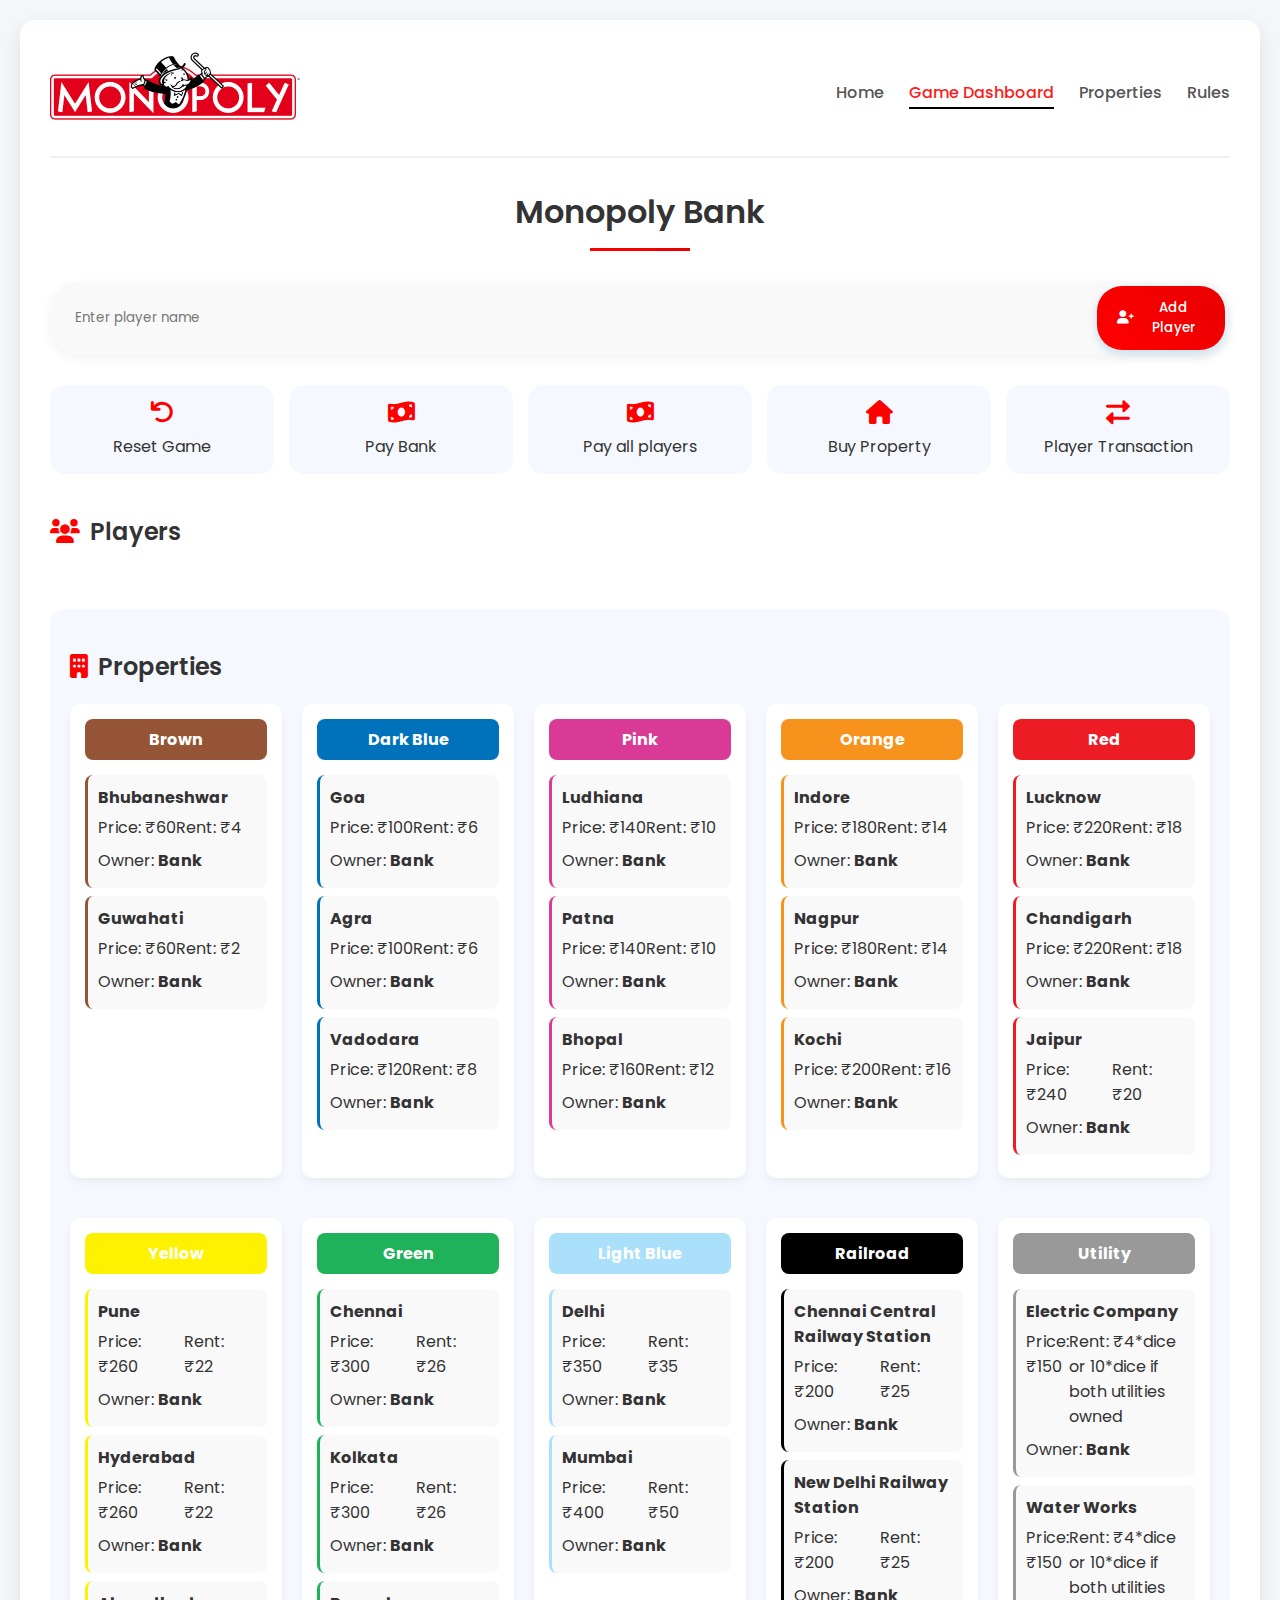
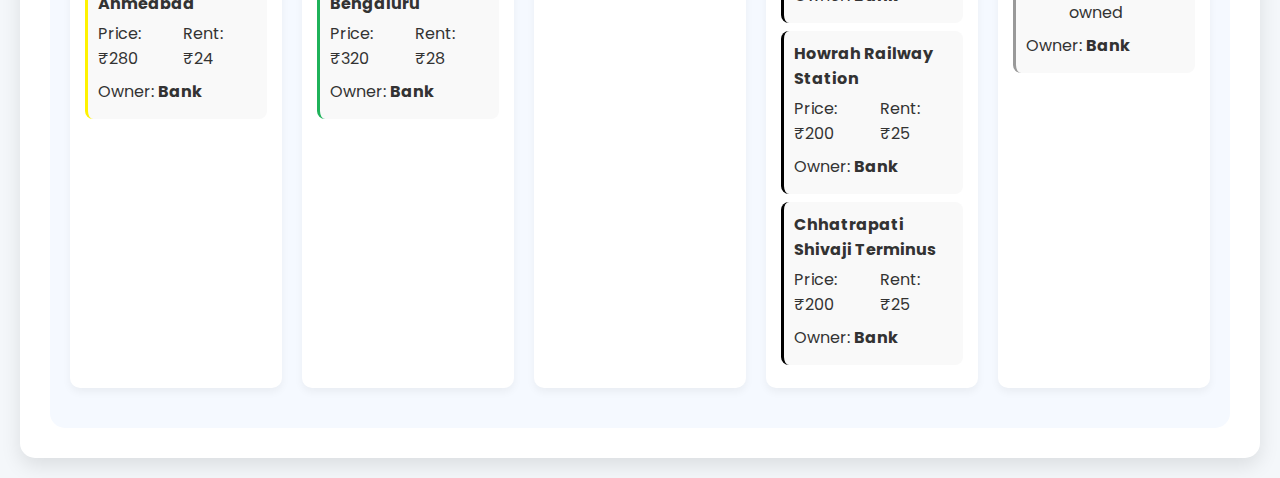
<file: index.html>
<!DOCTYPE html>
<html lang="en">
<head>
    <meta charset="UTF-8">
    <meta name="viewport" content="width=device-width, initial-scale=1.0">
    <title>Monopoly Bank</title>
    <link rel="stylesheet" href="https://cdnjs.cloudflare.com/ajax/libs/font-awesome/6.0.0/css/all.min.css">
    <link rel="stylesheet" href="./style.css">
    <style>
        /* Additional Styles */
        .container {
            max-width: 1200px;
            margin: 0 auto;
            background-color: white;
            padding: 30px;
            border-radius: 15px;
            box-shadow: 0 8px 20px rgba(0,0,0,0.1);
        }
        
        header {
            display: flex;
            justify-content: space-between;
            align-items: center;
            margin-bottom: 30px;
            padding-bottom: 20px;
            border-bottom: 2px solid #f0f0f0;
        }
        
        .logo {
            display: flex;
            align-items: center;
            gap: 15px;
        }
        
        .logo-img{
            width :250px;
        }
        
        .logo h1 {
            margin: 0;
            font-size: 1.8rem;
            background: linear-gradient(90deg, #ff0000, #e90000);
            -webkit-background-clip: text;
            -webkit-text-fill-color: transparent;
        }
        
        nav ul {
            display: flex;
            list-style: none;
            gap: 25px;
            margin: 0;
            padding: 0;
        }
        
        nav a {
            text-decoration: none;
            color: #555;
            font-weight: 500;
            padding: 5px 0;
            position: relative;
            transition: color 0.3s;
        }
        
        nav a:hover, nav a.active {
            color: #ff1b1b;
        }
        
        nav a:after {
            content: '';
            position: absolute;
            width: 0;
            height: 2px;
            bottom: 0;
            left: 0;
            background-color: #000000;
            transition: width 0.3s;
        }
        
        nav a:hover:after, nav a.active:after {
            width: 100%;
        }
        
        .page-title {
            text-align: center;
            margin-bottom: 30px;
            position: relative;
            padding-bottom: 15px;
        }
        
        .page-title:after {
            content: '';
            position: absolute;
            width: 100px;
            height: 3px;
            bottom: 0;
            left: 50%;
            transform: translateX(-50%);
            background: linear-gradient(90deg, #ff0000, #e90000);
        }
        
        .input-group {
            display: flex;
            gap: 10px;
            margin-bottom: 30px;
            box-shadow: 0 4px 12px rgba(0,0,0,0.05);
            border-radius: 30px;
            padding: 5px;
            background-color: #f9f9f9;
        }
        
        .input-group input {
            border-radius: 25px;
            border: none;
            background-color: transparent;
            padding: 12px 20px;
            flex-grow: 1;
        }
        
        .action-buttons {
            display: grid;
            grid-template-columns: repeat(auto-fit, minmax(150px, 1fr));
            gap: 15px;
            margin-bottom: 40px;
        }
        
        .action-button {
            display: flex;
            flex-direction: column;
            align-items: center;
            gap: 10px;
            padding: 15px;
            border-radius: 15px;
            background-color: #f5f9ff;
            transition: all 0.3s ease;
        }
        
        .action-button:hover {
            background-color: #e1eeff;
        }
        
        .action-button i {
            font-size: 24px;
            color: #ff0000;
        }
        
        .main-content {
            margin-bottom: 40px;
        }
        
        .section-title {
            margin-bottom: 20px;
            display: flex;
            align-items: center;
            gap: 10px;
            font-size: 1.5rem;
        }
        
        .section-title i {
            color: #ff0000;
        }
        
        .players-grid {
            display: grid;
            grid-template-columns: repeat(auto-fit, minmax(280px, 1fr));
            gap: 20px;
            margin-bottom: 40px;
        }
        
        .player-card {
            position: relative;
            overflow: hidden;
        }
        
        .player-card .player-info {
            display: flex;
            align-items: center;
            gap: 15px;
            margin-bottom: 15px;
        }
        
        .player-card .player-avatar {
            width: 50px;
            height: 50px;
            border-radius: 50%;
            background-color: #ffe1e1;
            display: flex;
            align-items: center;
            justify-content: center;
            font-size: 20px;
            font-weight: bold;
            color: #0072bb;
        }
        
        .player-card .player-name {
            font-size: 1.2rem;
            font-weight: bold;
            margin: 0;
        }
        
        .player-card .player-balance {
            font-size: 1.8rem;
            font-weight: bold;
            color: #0072bb;
            margin: 10px 0;
        }
        
        .player-card .player-properties {
            display: flex;
            flex-wrap: wrap;
            gap: 8px;
            margin-top: 15px;
        }
        
        .player-card .property-chip {
            padding: 5px 10px;
            border-radius: 15px;
            font-size: 0.8rem;
            color: white;
            background-color: #0072bb;
        }
        
        .player-actions {
            display: flex;
            gap: 10px;
            margin-top: 15px;
        }
        
        .player-actions button {
            padding: 8px 15px;
            font-size: 0.9rem;
        }
        
        .properties-section {
            background-color: #f5f9ff;
            border-radius: 15px;
            padding: 20px;
            margin-top: 40px;
        }
        
        .property-groups {
            display: grid;
            grid-template-columns: repeat(auto-fit, minmax(200px, 1fr));
            gap: 20px;
        }
        
        .property-group {
            border-radius: 10px;
            padding: 15px;
            box-shadow: 0 4px 8px rgba(0,0,0,0.05);
            background-color: white;
        }
        
        .property-group-header {
            padding: 8px;
            border-radius: 8px;
            margin-bottom: 10px;
            text-align: center;
            font-weight: bold;
            color: white;
        }
        
        .property-item {
            padding: 8px;
            margin: 5px 0;
            border-radius: 8px;
            background-color: #f9f9f9;
            display: flex;
            justify-content: space-between;
            align-items: center;
        }
        
        .property-name {
            font-size: 0.9rem;
        }
        
        .property-price {
            font-weight: bold;
            color: #0072bb;
        }
        
        .transaction-modal, .property-modal {
            background-color: white;
            padding: 25px;
            border-radius: 15px;
            box-shadow: 0 10px 30px rgba(0,0,0,0.2);
            width: 400px;
            max-width: 90%;
        }
        
        .modal-title {
            text-align: center;
            margin-bottom: 20px;
            color: #0072bb;
        }
        
        .modal-input {
            margin-bottom: 20px;
        }
        
        .modal-actions {
            display: flex;
            justify-content: flex-end;
            gap: 15px;
        }
        
        @media (max-width: 768px) {
            header {
                flex-direction: column;
                gap: 20px;
            }
            
            .logo {
                justify-content: center;
            }
            
            nav ul {
                justify-content: center;
                flex-wrap: wrap;
            }
        }
    </style>
</head>

<body>
    <div class="container">
        <header>
            <div class="logo">
                <img class="logo-img" src="./Logo.png" alt="Monopoly Logo">
            </div>
            <nav>
                <ul>
                    <li><a href="index.html">Home</a></li>
                    <li><a href="index.html" class="active">Game Dashboard</a></li>
                    <li><a href="#properties" >Properties</a></li>
                    <li><a href="rules.html">Rules</a></li>
                </ul>
            </nav>
        </header>

        <h1 class="page-title">Monopoly Bank</h1>
        
        <div class="input-group">
            <input type="text" id="newPlayerName" placeholder="Enter player name">
            <button onclick="addPlayer()"><i class="fas fa-user-plus"></i> Add Player</button>
        </div>

        <div class="action-buttons">
            <div class="action-button" onclick="resetDataWithPasskey()">
                <i class="fas fa-undo  "></i>
                <span>Reset Game</span>
            </div>
            <div class="action-button" onclick="payBank()">
                <i class="fas fa-money-bill-wave"></i>
                <span>Pay Bank</span>
            </div>
            <div class="action-button" onclick="payAllPlayers()">
                <i class="fas fa-money-bill-wave"></i>
                <span>Pay all players</span>
            </div>
            <div class="action-button" onclick="showPropertyModal()">
                <i class="fas fa-home"></i>
                <span>Buy Property</span>
            </div>
        </div>

        <div class="main-content">
            <h2 class="section-title"><i class="fas fa-users"></i> Players</h2>
            <div id="playersContainer" class="players-grid">
                <!-- Players will be added here dynamically -->
                <!-- Example player card for design reference -->
                <div class="player-card">
                    <div class="player-info">
                        <div class="player-avatar">JD</div>
                        <h3 class="player-name">John Doe</h3>
                    </div>
                    <div class="player-balance">$1,500</div>
                    <div class="player-properties">
                        <span class="property-chip">Oriental Avenue</span>
                        <span class="property-chip">Vermont Avenue</span>
                    </div>
                    <div class="player-actions">
                        <button><i class="fas fa-plus"></i> Add</button>
                        <button><i class="fas fa-minus"></i> Pay</button>
                    </div>
                </div>
            </div>
        </div>
        
        <div id="properties" class="properties-section">
            <h2 class="section-title"><i class="fas fa-building"></i> Properties</h2>
            <div id="propertiesContainer" class="property-groups">
                <!-- Property groups will be added here -->
                <!-- Example property group for design reference -->
                <div class="property-group">
                    <div class="property-group-header" style="background-color: #955436;">Brown</div>
                    <div class="property-item">
                        <span class="property-name">Mediterranean Avenue</span>
                        <span class="property-price">&#8377;60</span>
                    </div>
                    <div class="property-item">
                        <span class="property-name">Baltic Avenue</span>
                        <span class="property-price">&#8377;60</span>
                    </div>
                </div>
            </div>
        </div>
    </div>

    <div id="transactionModal" style="display: none; position: fixed; top: 0; left: 0; width: 100%; height: 100%; background-color: rgba(0,0,0,0.5); justify-content: center; align-items: center;">
        <div class="transaction-modal">
            <h2 class="modal-title">Transaction</h2>
            <div class="modal-input">
                <input type="number" id="transactionAmount" placeholder="Enter amount">
            </div>
            <div class="modal-actions">
                <button onclick="cancelTransaction()"><i class="fas fa-times"></i> Cancel</button>
                <button onclick="confirmTransaction()"><i class="fas fa-check"></i> Confirm</button>
            </div>
        </div>
    </div>

    <div id="propertyModal" style="display: none; position: fixed; top: 0; left: 0; width: 100%; height: 100%; background-color: rgba(0,0,0,0.5); justify-content: center; align-items: center;">
        <div class="property-modal">
            <h2 class="modal-title">Buy Property</h2>
            <div class="modal-input">
                <select id="propertySelect">
                    <!-- Properties will be added here -->
                </select>
            </div>
            <div class="modal-input">
                <select id="playerSelect">
                    <!-- Players will be added here -->
                </select>
            </div>
            <div class="modal-actions">
                <button onclick="cancelPropertyPurchase()"><i class="fas fa-times"></i> Cancel</button>
                <button onclick="confirmPropertyPurchase()"><i class="fas fa-check"></i> Buy Property</button>
            </div>
        </div>
    </div>

    <script src="./script.js"></script>
</body>
</html>
</file>
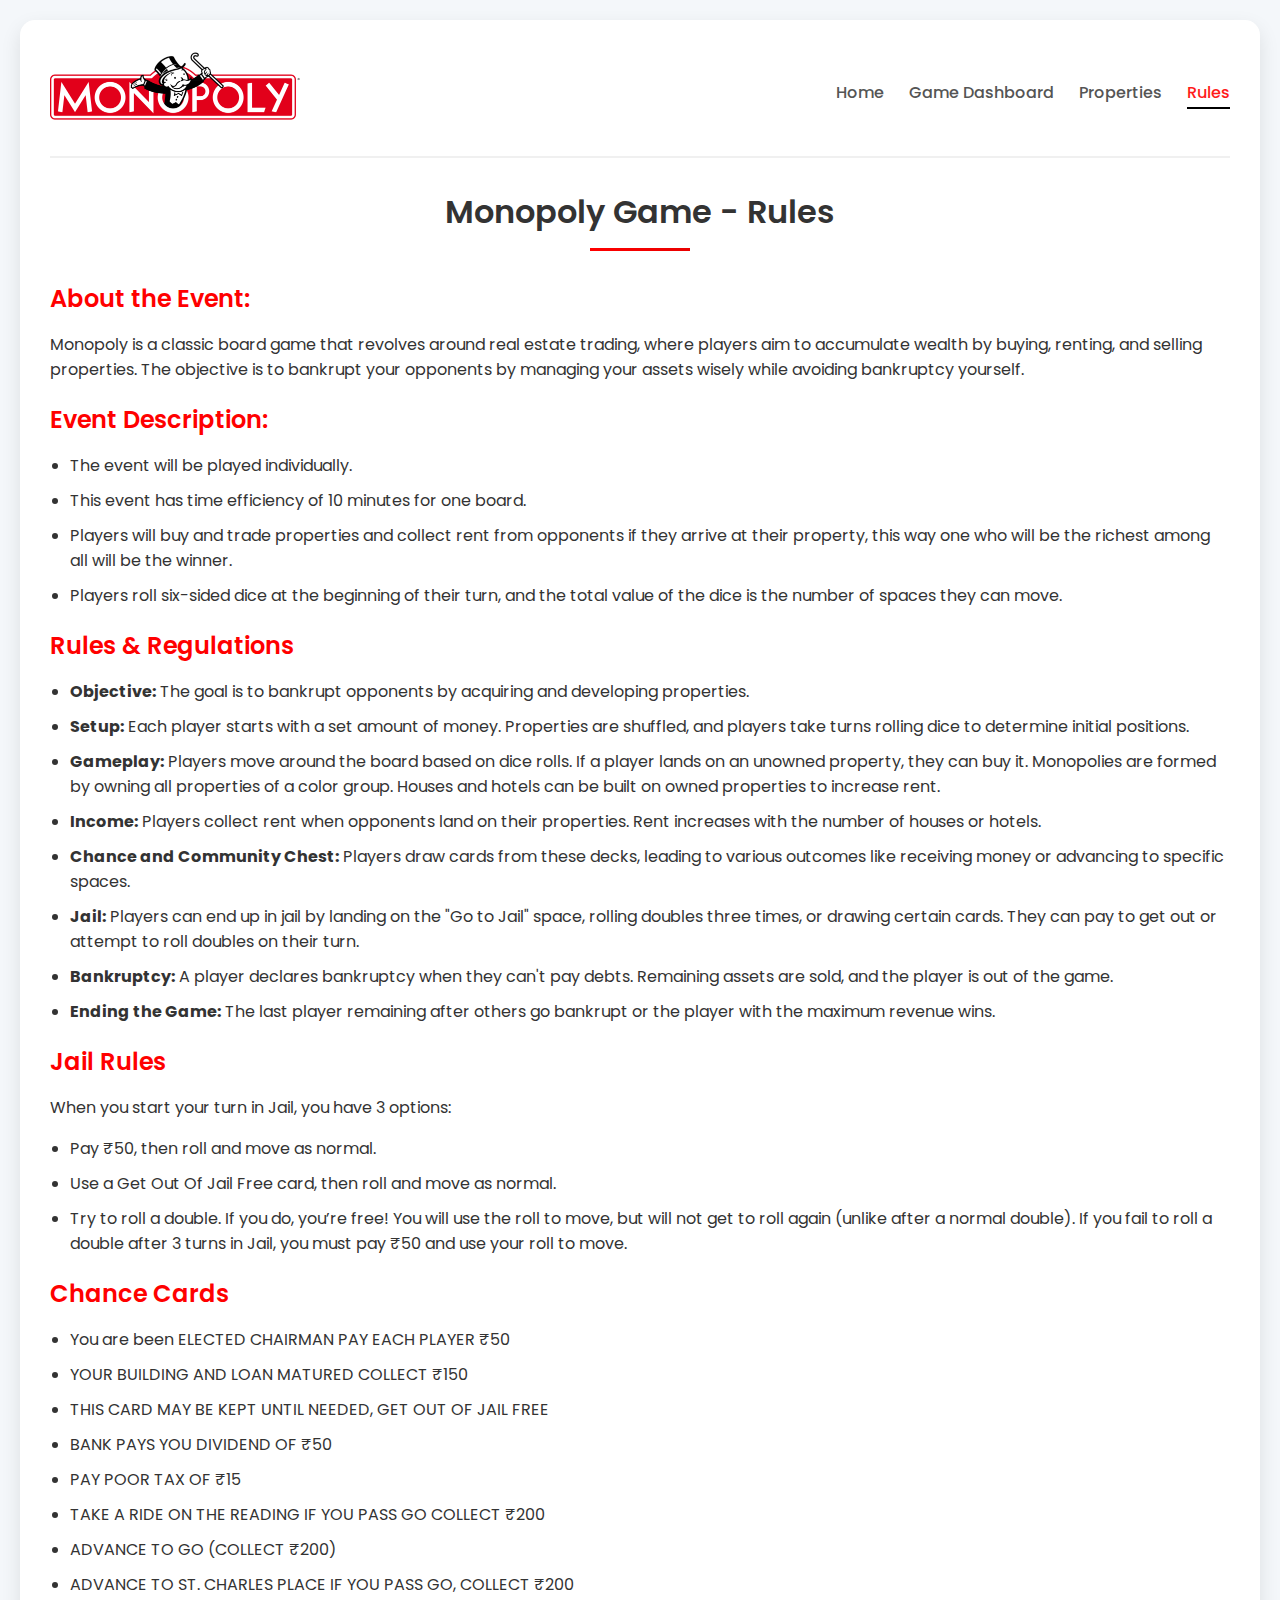
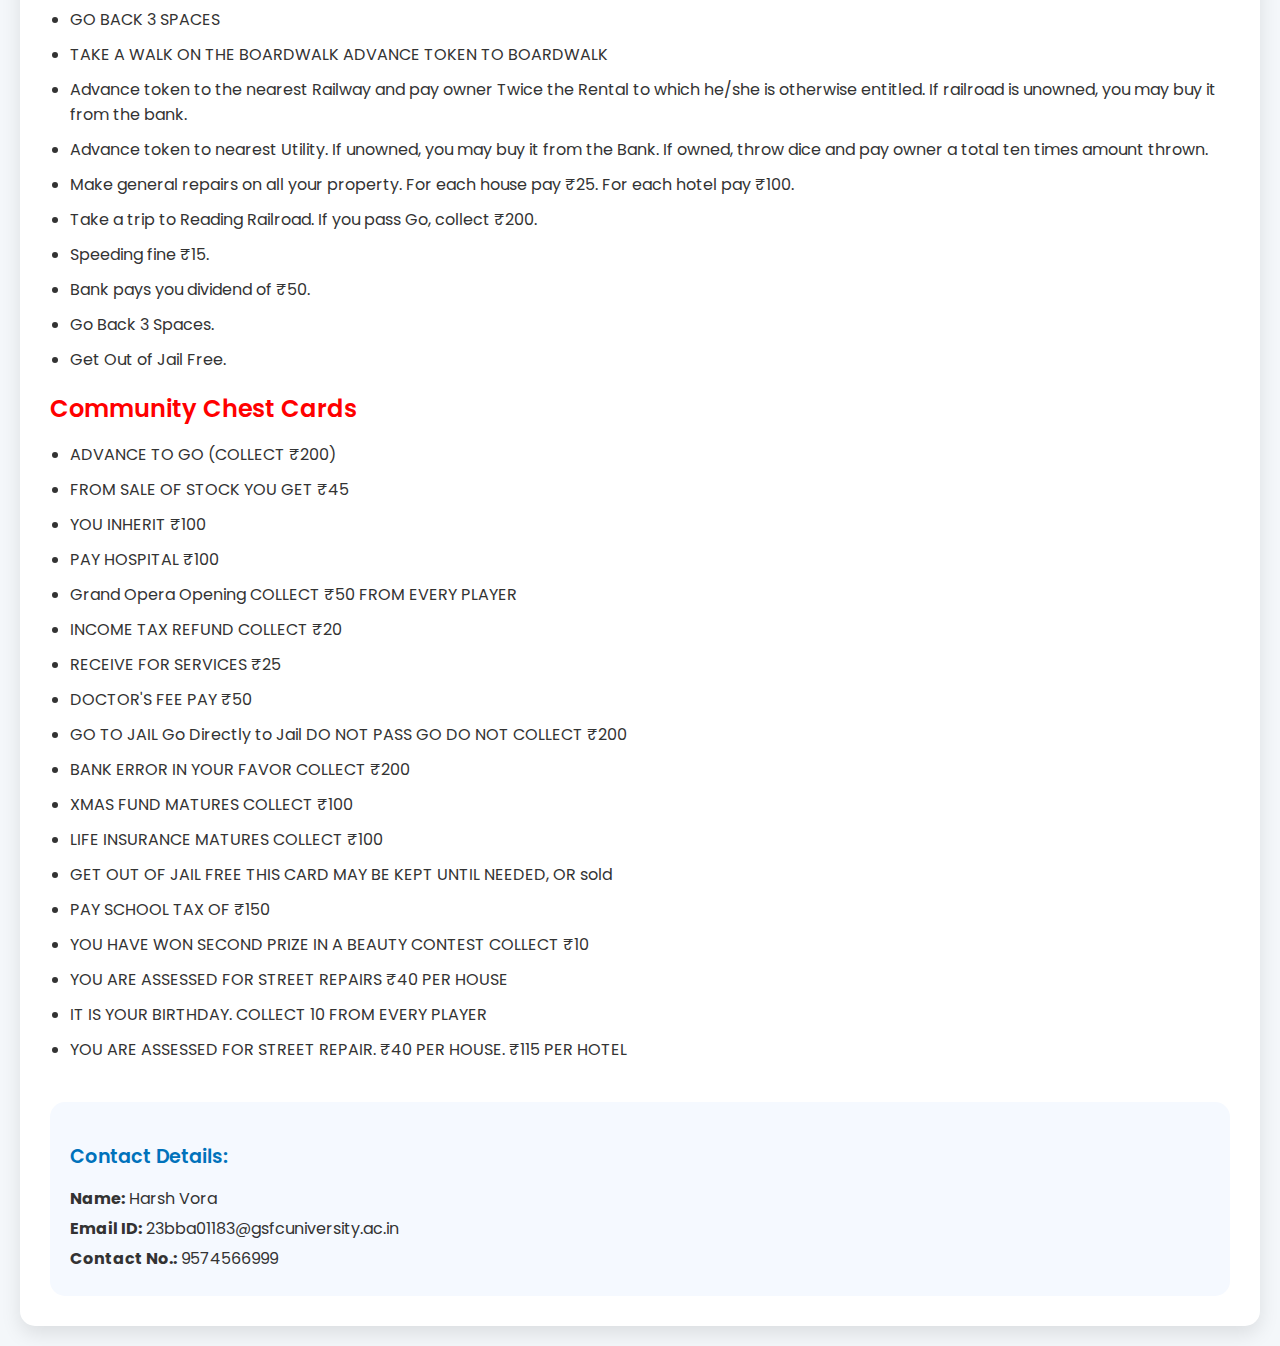
<file: rules.html>
<!DOCTYPE html>
<html lang="en">
<head>
    <meta charset="UTF-8">
    <meta name="viewport" content="width=device-width, initial-scale=1.0">
    <title>Monopoly Bank - Rules</title>
    <link rel="stylesheet" href="https://cdnjs.cloudflare.com/ajax/libs/font-awesome/6.0.0/css/all.min.css">
    <link rel="stylesheet" href="./style.css">
    <style>
        /* Additional Styles */
        .container {
            max-width: 1200px;
            margin: 0 auto;
            background-color: white;
            padding: 30px;
            border-radius: 15px;
            box-shadow: 0 8px 20px rgba(0,0,0,0.1);
        }
        
        header {
            display: flex;
            justify-content: space-between;
            align-items: center;
            margin-bottom: 30px;
            padding-bottom: 20px;
            border-bottom: 2px solid #f0f0f0;
        }
        
        .logo {
            display: flex;
            align-items: center;
            gap: 15px;
        }
        
        .logo-img{
            width :250px;
        }
        
        .logo h1 {
            margin: 0;
            font-size: 1.8rem;
            background: linear-gradient(90deg, #ff0000, #e90000);
            -webkit-background-clip: text;
            -webkit-text-fill-color: transparent;
        }
        
        nav ul {
            display: flex;
            list-style: none;
            gap: 25px;
            margin: 0;
            padding: 0;
        }
        
        nav a {
            text-decoration: none;
            color: #555;
            font-weight: 500;
            padding: 5px 0;
            position: relative;
            transition: color 0.3s;
        }
        
        nav a:hover, nav a.active {
            color: #ff1b1b;
        }
        
        nav a:after {
            content: '';
            position: absolute;
            width: 0;
            height: 2px;
            bottom: 0;
            left: 0;
            background-color: #000000;
            transition: width 0.3s;
        }
        
        nav a:hover:after, nav a.active:after {
            width: 100%;
        }
        
        .page-title {
            text-align: center;
            margin-bottom: 30px;
            position: relative;
            padding-bottom: 15px;
        }
        
        .page-title:after {
            content: '';
            position: absolute;
            width: 100px;
            height: 3px;
            bottom: 0;
            left: 50%;
            transform: translateX(-50%);
            background: linear-gradient(90deg, #ff0000, #e90000);
        }
        
        .rules-content {
            margin-bottom: 40px;
        }
        
        .rules-content h2 {
            font-size: 1.5rem;
            color: #ff0000;
            margin-bottom: 15px;
        }
        
        .rules-content ul {
            list-style-type: disc;
            padding-left: 20px;
        }
        
        .rules-content ul li {
            margin-bottom: 10px;
        }
        
        .contact-details {
            margin-top: 40px;
            padding: 20px;
            background-color: #f5f9ff;
            border-radius: 15px;
        }
        
        .contact-details h3 {
            font-size: 1.2rem;
            color: #0072bb;
            margin-bottom: 15px;
        }
        
        .contact-details p {
            margin: 5px 0;
        }
        @media (max-width: 768px) {
            header {
                flex-direction: column;
                gap: 20px;
            }
            
            .logo {
                justify-content: center;
            }
            
            nav ul {
                justify-content: center;
                flex-wrap: wrap;
            }
        }
    </style>
</head>
<body>
    <div class="container">
        <header>
            <div class="logo">
                <img class="logo-img" src="./Logo.png" alt="Monopoly Logo">
            </div>
            <nav>
                <ul>
                    <li><a href="index.html">Home</a></li>
                    <li><a href="index.html">Game Dashboard</a></li>
                    <li><a href="index.html">Properties</a></li>
                    <li><a href="rules.html" class="active">Rules</a></li>
                </ul>
            </nav>
        </header>

        <h1 class="page-title">Monopoly Game - Rules</h1>
        
        <div class="rules-content">
            <h2>About the Event:</h2>
            <p>Monopoly is a classic board game that revolves around real estate trading, where players aim to accumulate wealth by buying, renting, and selling properties. The objective is to bankrupt your opponents by managing your assets wisely while avoiding bankruptcy yourself.</p>
            
            <h2>Event Description:</h2>
            <ul>
                <li>The event will be played individually.</li>
                <li>This event has time efficiency of 10 minutes for one board.</li>
                <li>Players will buy and trade properties and collect rent from opponents if they arrive at their property, this way one who will be the richest among all will be the winner.</li>
                <li>Players roll six-sided dice at the beginning of their turn, and the total value of the dice is the number of spaces they can move.</li>
            </ul>
            
            <h2>Rules & Regulations</h2>
            <ul>
                <li><strong>Objective:</strong> The goal is to bankrupt opponents by acquiring and developing properties.</li>
                <li><strong>Setup:</strong> Each player starts with a set amount of money. Properties are shuffled, and players take turns rolling dice to determine initial positions.</li>
                <li><strong>Gameplay:</strong> Players move around the board based on dice rolls. If a player lands on an unowned property, they can buy it. Monopolies are formed by owning all properties of a color group. Houses and hotels can be built on owned properties to increase rent.</li>
                <li><strong>Income:</strong> Players collect rent when opponents land on their properties. Rent increases with the number of houses or hotels.</li>
                <li><strong>Chance and Community Chest:</strong> Players draw cards from these decks, leading to various outcomes like receiving money or advancing to specific spaces.</li>
                <li><strong>Jail:</strong> Players can end up in jail by landing on the "Go to Jail" space, rolling doubles three times, or drawing certain cards. They can pay to get out or attempt to roll doubles on their turn.</li>
                <li><strong>Bankruptcy:</strong> A player declares bankruptcy when they can't pay debts. Remaining assets are sold, and the player is out of the game.</li>
                <li><strong>Ending the Game:</strong> The last player remaining after others go bankrupt or the player with the maximum revenue wins.</li>
            </ul>

            <h2>Jail Rules</h2>
            <p>When you start your turn in Jail, you have 3 options:</p>
            <ul>
                <li>Pay ₹50, then roll and move as normal.</li>
                <li>Use a Get Out Of Jail Free card, then roll and move as normal.</li>
                <li>Try to roll a double. If you do, you’re free! You will use the roll to move, but will not get to roll again (unlike after a normal double). If you fail to roll a double after 3 turns in Jail, you must pay ₹50 and use your roll to move.</li>
            </ul>

            <h2>Chance Cards</h2>
            <ul>
                <li>You are been ELECTED CHAIRMAN PAY EACH PLAYER ₹50</li>
                <li>YOUR BUILDING AND LOAN MATURED COLLECT ₹150</li>
                <li>THIS CARD MAY BE KEPT UNTIL NEEDED, GET OUT OF JAIL FREE</li>
                <li>BANK PAYS YOU DIVIDEND OF ₹50</li>
                <li>PAY POOR TAX OF ₹15</li>
                <li>TAKE A RIDE ON THE READING IF YOU PASS GO COLLECT ₹200</li>
                <li>ADVANCE TO GO (COLLECT ₹200)</li>
                <li>ADVANCE TO ST. CHARLES PLACE IF YOU PASS GO, COLLECT ₹200</li>
                <li>GO BACK 3 SPACES</li>
                <li>TAKE A WALK ON THE BOARDWALK ADVANCE TOKEN TO BOARDWALK</li>
                <li>Advance token to the nearest Railway and pay owner Twice the Rental to which he/she is otherwise entitled. If railroad is unowned, you may buy it from the bank.</li>
                <li>Advance token to nearest Utility. If unowned, you may buy it from the Bank. If owned, throw dice and pay owner a total ten times amount thrown.</li>
                <li>Make general repairs on all your property. For each house pay ₹25. For each hotel pay ₹100.</li>
                <li>Take a trip to Reading Railroad. If you pass Go, collect ₹200.</li>
                <li>Speeding fine ₹15.</li>
                <li>Bank pays you dividend of ₹50.</li>
                <li>Go Back 3 Spaces.</li>
                <li>Get Out of Jail Free.</li>
            </ul>

            <h2>Community Chest Cards</h2>
            <ul>
                <li>ADVANCE TO GO (COLLECT ₹200)</li>
                <li>FROM SALE OF STOCK YOU GET ₹45</li>
                <li>YOU INHERIT ₹100</li>
                <li>PAY HOSPITAL ₹100</li>
                <li>Grand Opera Opening COLLECT ₹50 FROM EVERY PLAYER</li>
                <li>INCOME TAX REFUND COLLECT ₹20</li>
                <li>RECEIVE FOR SERVICES ₹25</li>
                <li>DOCTOR'S FEE PAY ₹50</li>
                <li>GO TO JAIL Go Directly to Jail DO NOT PASS GO DO NOT COLLECT ₹200</li>
                <li>BANK ERROR IN YOUR FAVOR COLLECT ₹200</li>
                <li>XMAS FUND MATURES COLLECT ₹100</li>
                <li>LIFE INSURANCE MATURES COLLECT ₹100</li>
                <li>GET OUT OF JAIL FREE THIS CARD MAY BE KEPT UNTIL NEEDED, OR sold</li>
                <li>PAY SCHOOL TAX OF ₹150</li>
                <li>YOU HAVE WON SECOND PRIZE IN A BEAUTY CONTEST COLLECT ₹10</li>
                <li>YOU ARE ASSESSED FOR STREET REPAIRS ₹40 PER HOUSE</li>
                <li>IT IS YOUR BIRTHDAY. COLLECT 10 FROM EVERY PLAYER</li>
                <li>YOU ARE ASSESSED FOR STREET REPAIR. ₹40 PER HOUSE. ₹115 PER HOTEL</li>
            </ul>
        </div>

        <div class="contact-details">
            <h3>Contact Details:</h3>
            <p><strong>Name:</strong> Harsh Vora</p>
            <p><strong>Email ID:</strong> 23bba01183@gsfcuniversity.ac.in</p>
            <p><strong>Contact No.:</strong> 9574566999</p>
        </div>
    </div>

    <script src="./script.js"></script>
</body>
</html>
</file>
<file: style.css>
/* Import Google Fonts */
@import url('https://fonts.googleapis.com/css2?family=Poppins:wght@400;500;600;700&display=swap');

/* General Styles */
body {
    background-color: #f4f7fa;
    font-family: 'Poppins', sans-serif;
    margin: 0;
    padding: 20px;
    color: #333;
}

h1, h2, h3 {
    font-weight: 600;
}

/* Button Styles */
button {
    border-radius: 25px;
    background: linear-gradient(45deg, #ff0000, #e90000);
    color: white;
    padding: 12px 20px;
    border: none;
    cursor: pointer;
    font-family: 'Poppins', sans-serif;
    font-weight: 500;
    display: flex;
    align-items: center;
    justify-content: center;
    gap: 8px;
    transition: all 0.3s ease;
    box-shadow: 0 4px 10px rgba(0, 114, 187, 0.2);
}

button:hover {
    background: linear-gradient(45deg, #ff0101, #890000);
    transform: translateY(-2px);
    box-shadow: 0 6px 15px rgba(187, 0, 0, 0.25);
}

button:active {
    transform: translateY(1px);
}

/* Card Styles */
.player-card, .property-card {
    background-color: #ffffff;
    border-radius: 15px;
    box-shadow: 0 5px 15px rgba(0, 0, 0, 0.05);
    padding: 20px;
    transition: all 0.3s ease;
    border-left: 4px solid #0072bb;
}

.player-card:hover, .property-card:hover {
    transform: translateY(-5px);
    box-shadow: 0 8px 25px rgba(0, 0, 0, 0.1);
}

/* Input and Select Styles */
input[type="text"], input[type="number"], select {
    border: 1px solid #e1e5eb;
    border-radius: 25px;
    padding: 12px 20px;
    width: 100%;
    font-family: 'Poppins', sans-serif;
    transition: all 0.3s ease;
    box-sizing: border-box;
    background-color: #f8fafc;
}

input[type="text"]:focus, input[type="number"]:focus, select:focus {
    border-color: #0072bb;
    outline: none;
    box-shadow: 0 0 0 3px rgba(0, 114, 187, 0.1);
    background-color: #fff;
}

/* Color Schemes for Property Groups */
.brown { background-color: #955436; }
.light-blue { background-color: #aae0fa; }
.pink { background-color: #d93a96; }
.orange { background-color: #f7941d; }
.red { background-color: #ed1b24; }
.yellow { background-color: #fef200; }
.green { background-color: #1fb25a; }
.dark-blue { background-color: #0072bb; }
.railroad { background-color: #221e1f; }
.utility { background-color: #6d6e71; }

/* Animations */
@keyframes fadeIn {
    from { opacity: 0; transform: translateY(10px); }
    to { opacity: 1; transform: translateY(0); }
}

@keyframes pulse {
    0% { transform: scale(1); }
    50% { transform: scale(1.05); }
    100% { transform: scale(1); }
}

.fade-in {
    animation: fadeIn 0.5s ease forwards;
}

/* Responsive Design */
@media (max-width: 768px) {
    .container {
        padding: 15px;
    }
    
    .page-title {
        font-size: 1.5rem;
    }
    
    .action-buttons {
        grid-template-columns: 1fr 1fr;
    }
    
    .players-grid {
        grid-template-columns: 1fr;
    }
}

/* Custom Scrollbar */
::-webkit-scrollbar {
    width: 8px;
    height: 8px;
}

::-webkit-scrollbar-track {
    background: #f1f1f1;
    border-radius: 10px;
}

::-webkit-scrollbar-thumb {
    background: #ff0000;
    border-radius: 10px;
}

::-webkit-scrollbar-thumb:hover {
    background: #ff0000;
}

html{
    scroll-behavior: smooth;
}
</file>
